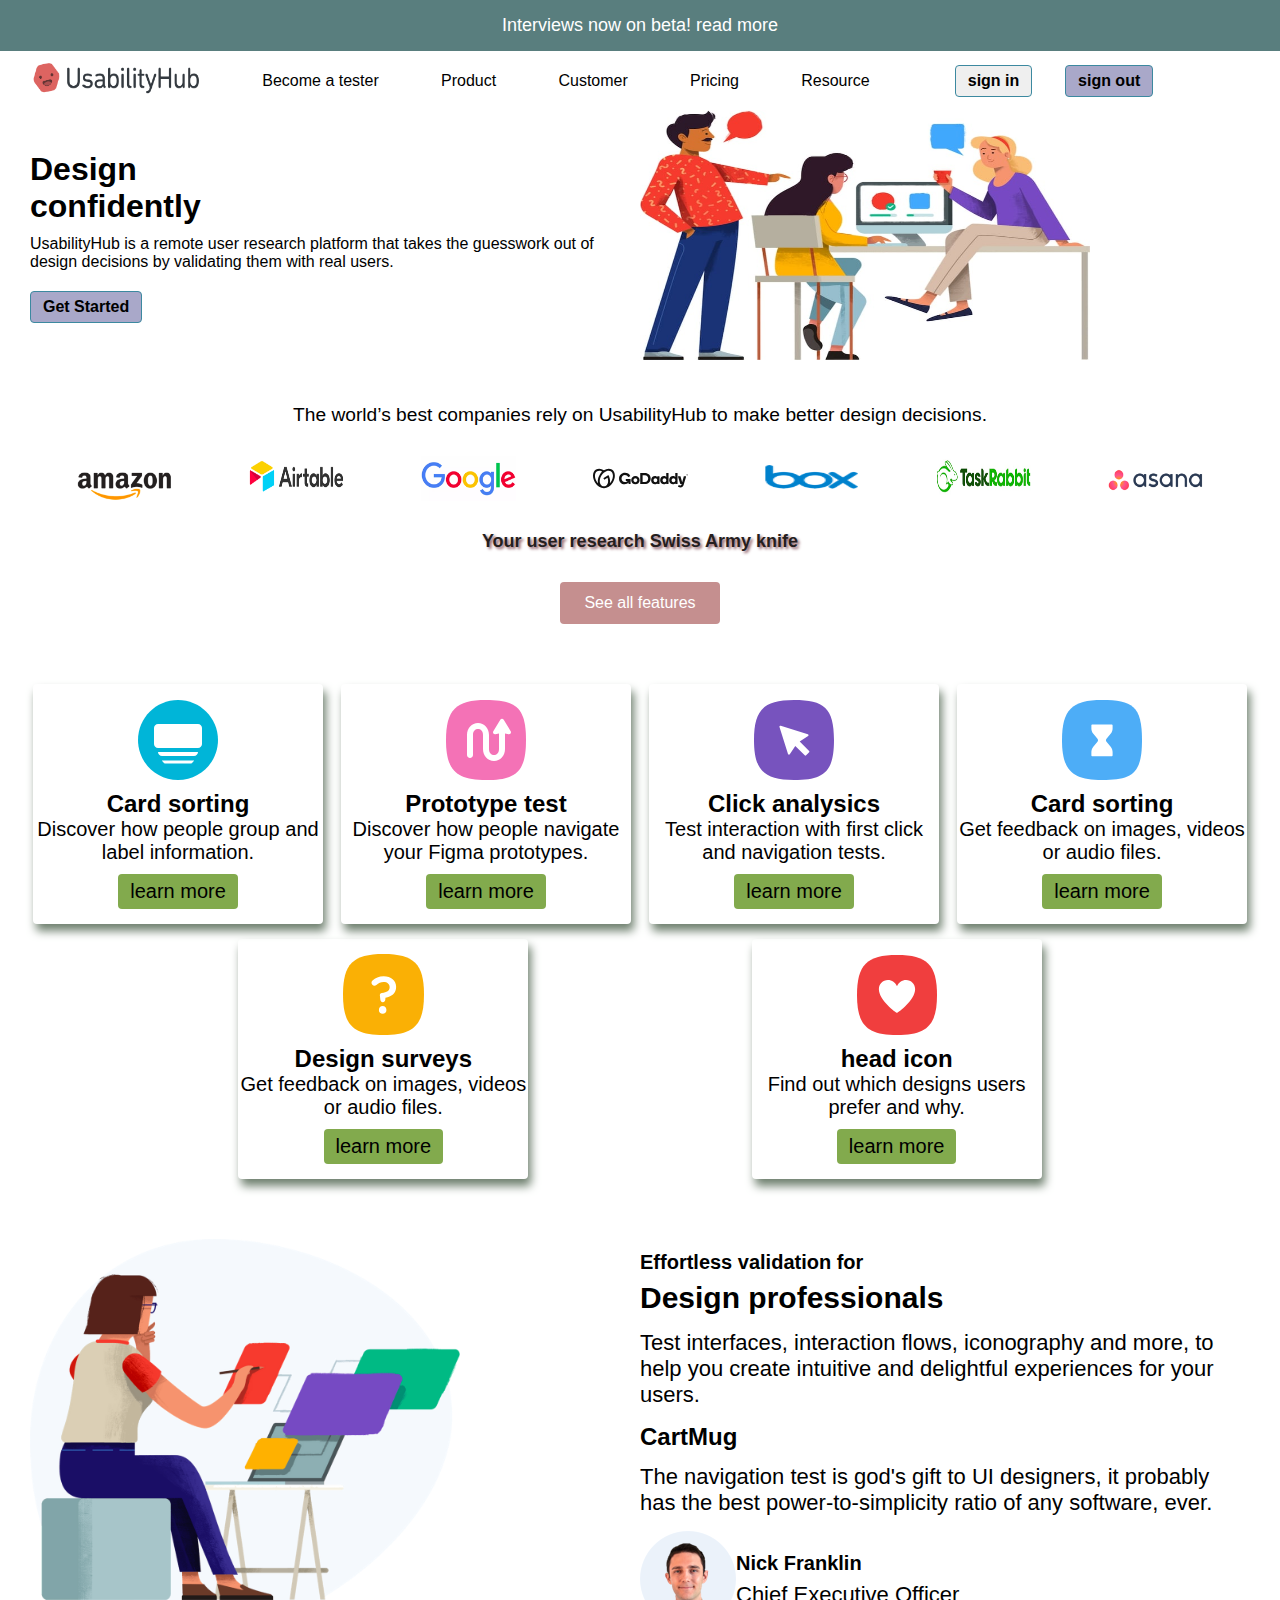
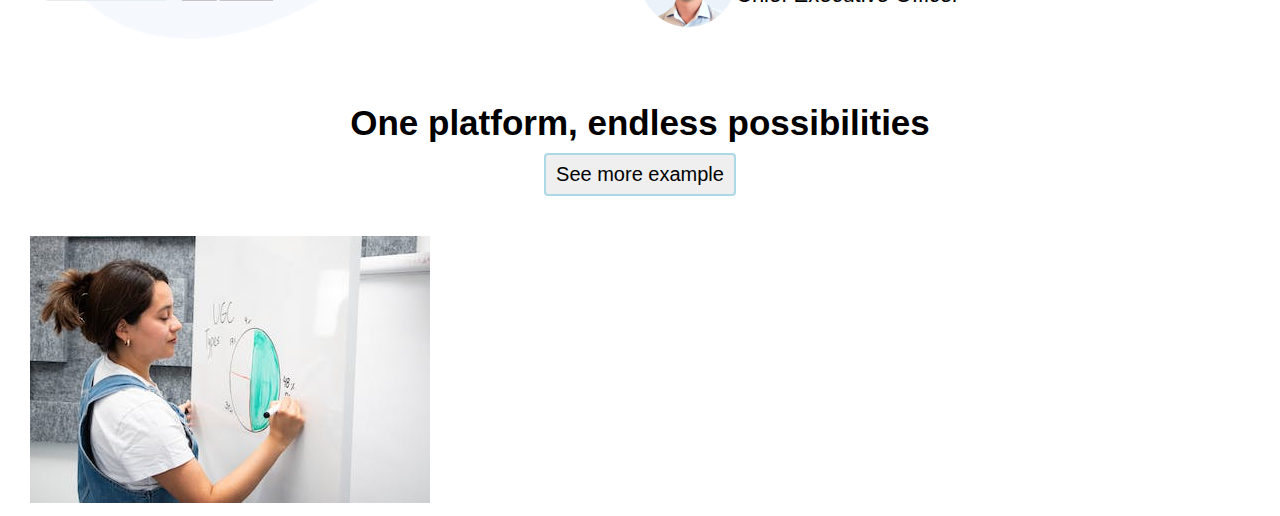
<file: index.html>
<!DOCTYPE html>
<html lang="en">
<head>
    <meta charset="UTF-8">
    <meta name="viewport" content="width=device-width, initial-scale=1.0">
    <title>usability-clone</title>
    <link rel="stylesheet" href="https://cdnjs.cloudflare.com/ajax/libs/font-awesome/6.4.0/css/all.min.css" integrity="sha512-iecdLmaskl7CVkqkXNQ/ZH/XLlvWZOJyj7Yy7tcenmpD1ypASozpmT/E0iPtmFIB46ZmdtAc9eNBvH0H/ZpiBw==" crossorigin="anonymous" referrerpolicy="no-referrer" />
    <link rel="stylesheet" href="style.css">
</head>
<body>
    
    <div class="heading-1">
       <div class="text">
        <p>Interviews now on beta! read more <i class="fa-solid fa-arrow-right"></i></p>

       </div>
    </div>
    <!-- menu section -->
    <div class="container">
        <div class="menu1">
            <img src="logo.png">

        </div>
        <div class="menu2">
            <p>Become a tester</p>
            <p>Product</p>
            <p>Customer</p>
            <p>Pricing</p>
            <p>Resource</p>

        </div>
        <div class="menu3">
            <button class="btn1">sign in</button>
            <button class="btn2">sign out</button>

        </div>

    </div>
    <!-- banner section -->
    <div class="banner">
        <div class="banner-left">
            <h1>Design<br> confidently</h1>
            <p>UsabilityHub is a remote user research platform that takes the guesswork out of design decisions by validating them with real users.</p>
            <button class="btn3">Get Started</button>

        </div>
        <div class="banner-right">
            <img src="banner.jpeg">

        </div>
    </div> 


    <!--text-2  -->
    <div class="text-2">
        <p>The world’s best companies rely on UsabilityHub to make better design decisions.</p>
    </div>
    <!-- top companies -->
    <div class="companies">
        <img src="amazon.png">
        <img src="airtable.png">
        <img src="google.png">
        <img src="godaddy.svg">
        <img src="box.png">
        <img src="taskrabbit.png">
        <img src="asana.png">
    </div>
    <div class="text-3">
        <p>Your user research Swiss Army knife</p>
        <div class="button-container">
            <button>See all features</button>

        </div>
    </div>
    <!-- card-items -->
    <div class="card-items">
        <!-- card-1 -->
        <div class="card">
            <img src="card-sorting.svg">
            <h2>Card sorting</h2>
            <p>Discover how people group and label information.</p>
            <button>learn more<i class="fa-solid fa-arrow-right"></i></button>
        </div>
        <div class="card">
            <img src="prototype-testing.svg">
            <h2>Prototype test</h2>
            <p>Discover how people navigate your Figma prototypes.</p>
            <button>learn more<i class="fa-solid fa-arrow-right"></i></button>
        </div>
        <div class="card">
            <img src="click-analysis.svg">
            <h2>Click analysics</h2>
            <p>Test interaction with first click and navigation tests.</p>
            <button>learn more<i class="fa-solid fa-arrow-right"></i></button>
        </div>
        <div class="card">
            <img src="five-second-test.svg">
            <h2>Card sorting</h2>
            <p>Get feedback on images, videos or audio files.</p>
            <button>learn more<i class="fa-solid fa-arrow-right"></i></button>
        </div>
        <div class="card">
            <img src="surveys.svg">
            <h2>Design surveys</h2>
            <p>Get feedback on images, videos or audio files.</p>
            <button>learn more<i class="fa-solid fa-arrow-right"></i></button>
        </div>
        <div class="card">
            <img src="Head icon.svg">
            <h2>head icon</h2>
            <p>Find out which designs users prefer and why.</p>
            <button>learn more<i class="fa-solid fa-arrow-right"></i></button>
        </div>


    </div>
    <!-- design professionals -->
    <div class="design">
        <div class="design-img">
            <img src="home_designer-p-1080.png">
        </div>
        <div class="design-text">
            <h3>Effortless validation for</h3>
            <h1>Design professionals</h1>
            <p>Test interfaces, interaction flows, iconography and more, to help you create intuitive and delightful experiences for your users.
            </p>
            <h2>CartMug</h2>
            <p>The navigation test is god's gift to UI designers, it probably has the best power-to-simplicity ratio of any software, ever.</p>
            <div class="man-img-intro">
                <div class="man-img">
                    <img src="nick.png">

                </div>
                <div class="man-img-text">
                    <h3>Nick Franklin</h3>
                    <p>Chief Executive Officer</p>

                </div>
            </div>
        </div>

    </div>
    <div class="platform-section">
        <h1>One platform, endless possibilities</h1>
        <div class="platform-button">
            <button>See more example</button>

        </div>
        <div class="platform-items">
            <div class="item-1">
                <img src="writting.jpeg">
            </div>
        </div>
       
    </div>

    
</body>
</html>
</file>
<file: style.css>
*{
    margin:0px;
    padding:0px;
    box-sizing:border-box;
    font-family: Arial, Helvetica, sans-serif;
}
/* heading 1 */
.heading-1{
    height: 51px;
    background-color: rgb(89, 126, 126);
    display: flex;
    justify-content: center;
    align-items: center;

}
.text{
    color:white;
    font-size: large;
}
/* menu section */
.container{
   
    margin:10px 30px ;
    display: flex;
    align-items: center;
}
.menu1 img{
    width:170px;
    height: 35px;
}
.menu2{
    display: flex;
    width:60%;
    justify-content: space-evenly;
    align-items: center;
}
.menu2 p{
    font-size: 1rem;
    font-weight: 200;
}
.menu3{
    display: flex;
    width:20%;
    justify-content: space-evenly;
    align-items: center;
}
.menu3 .btn1{
    padding:6px 12px;
    border:1px solid rgb(60, 137, 160);
    border-radius: 4px;
    font-size: medium;
    font-weight: 600;

}
.menu3 .btn2{

    padding:6px 12px;
    margin:0px 0px 0px 10px;
    border:1px solid rgb(60, 137, 160);
    background-color: rgb(169, 168, 201);
    border-radius: 4px;
    font-size: medium;
    font-weight: 600;

}
/* banner */
.banner{
    margin:10px 30px ;
    display: flex;
    justify-content:space-evenly;
    align-items: center;
    margin-bottom: 40px;
    
    
   
}
.banner-left{
    width: 50%;
}
.banner-left h1{
   
    margin-bottom: 10px;
}
.banner-left p{
    font-size: medium;
    font-style: normal;
    margin-bottom: 20px;
}
.banner-left .btn3{
    padding:6px 12px;
    /* margin:0px 0px 0px 10px; */
    border:1px solid rgb(60, 137, 160);
    background-color: rgb(169, 168, 201);
    border-radius: 4px;
    font-size: medium;
    font-weight: 600;

}
.banner-right{
    width: 50%;
}
.banner-right img{
  width:450px;
  height: 250px;
}
/* text-2 */
.text-2 p{
    text-align: center;
    font-size: 1.2rem;
    margin-bottom: 30px;
}
/* top companies */
.companies{
    display: flex;
    justify-content: space-evenly;
    align-items: center;
    margin-bottom: 30px;
}
.companies img{
    width: 95px;
    height: 45px;
}
/* text-3 */
.text-3 p{
    font-size: large;
    font-weight: bolder;
    color:rgb(37, 30, 30);
    text-shadow: 2px 2px 3px rgb(139, 88, 97);
    text-align: center;
    margin-bottom: 30px;
}
.text-3 button{
    display: flex;
    justify-content: center;
    align-items: center;
}
.button-container{
    display: flex;
   justify-content: center;
   align-items: center;
   margin-bottom: 60px;
}
.button-container button{
    padding: 12px 24px;
    background-color: rgb(197, 143, 143); 
    color: #fff;
    font-size: 16px;
    border: none;
    border-radius: 4px;
    cursor: pointer;
}
/* card section */
.card-items{
    margin:10px 30px ;
    display: flex;
    justify-content: space-evenly;
    align-items: center;
    flex-wrap: wrap;
    gap: 15px;
}
.card{
    display: flex;
    flex-direction: column;
    justify-content: center;
    align-items: center;
    /* background-color: chartreuse; */
    width:290px;
    height: 240px;
    box-shadow: 3px 7px 10px rgb(111, 128, 111);
    border-radius: 4px;
}
.card p{
    text-align: center;
}
.card img{
    margin-bottom: 10px;
}
.card p{
    font-size: 20px;
    margin-bottom: 10px;
}
.card button{
    padding:6px 12px;
    background-color: rgb(130, 170, 77);
    font-size: 20px;
    border:none;
    border-radius: 4px;
}
/* design professional */
.design{
    margin:60px 30px ;
    display: flex;
    justify-content: space-evenly;
    align-items: center;
}
.design-img{
    width: 50%;
}
.design-text{
    width:50%;
}
.design-text h3{
    font-size:20px;
    font-style: normal;
    margin-bottom: 7px;
}
.design-text h1{
    font-size: 30px;
    font-style: normal;
    margin-bottom: 15px;
}
.design-text h2{
    margin-bottom: 13px;
}
.design-text p{
    font-size: 22px;
    margin-bottom: 15px;
}
.design-img img{
    width:430px;
    height:400px;
}
/* mam-img-intro */
.man-img-intro{
    display: flex;
    /* justify-content: center; */
    align-items: center;
}

.man-img-text{
    margin-top: 13px;
}
/* platform-section*/
.platform-section h1{
    font-size: 35px;
    text-align: center;
    margin-bottom: 10px;

}
.platform-button{
    display: flex;
    justify-content: center;
    align-items: center;
    
}
.platform-button button{
    padding: 8px 10px;
    border: 2px solid lightblue;
    border-radius: 4px;
    font-size: 20px;
    margin-bottom: 30px;
}
.platform-button button:hover{
    color:coral;

}
/* platform-items */
.platform-items{
    margin:10px 30px ;

}
.item-1{
    width:230px;
    height: 270px;
   
}
</file>
